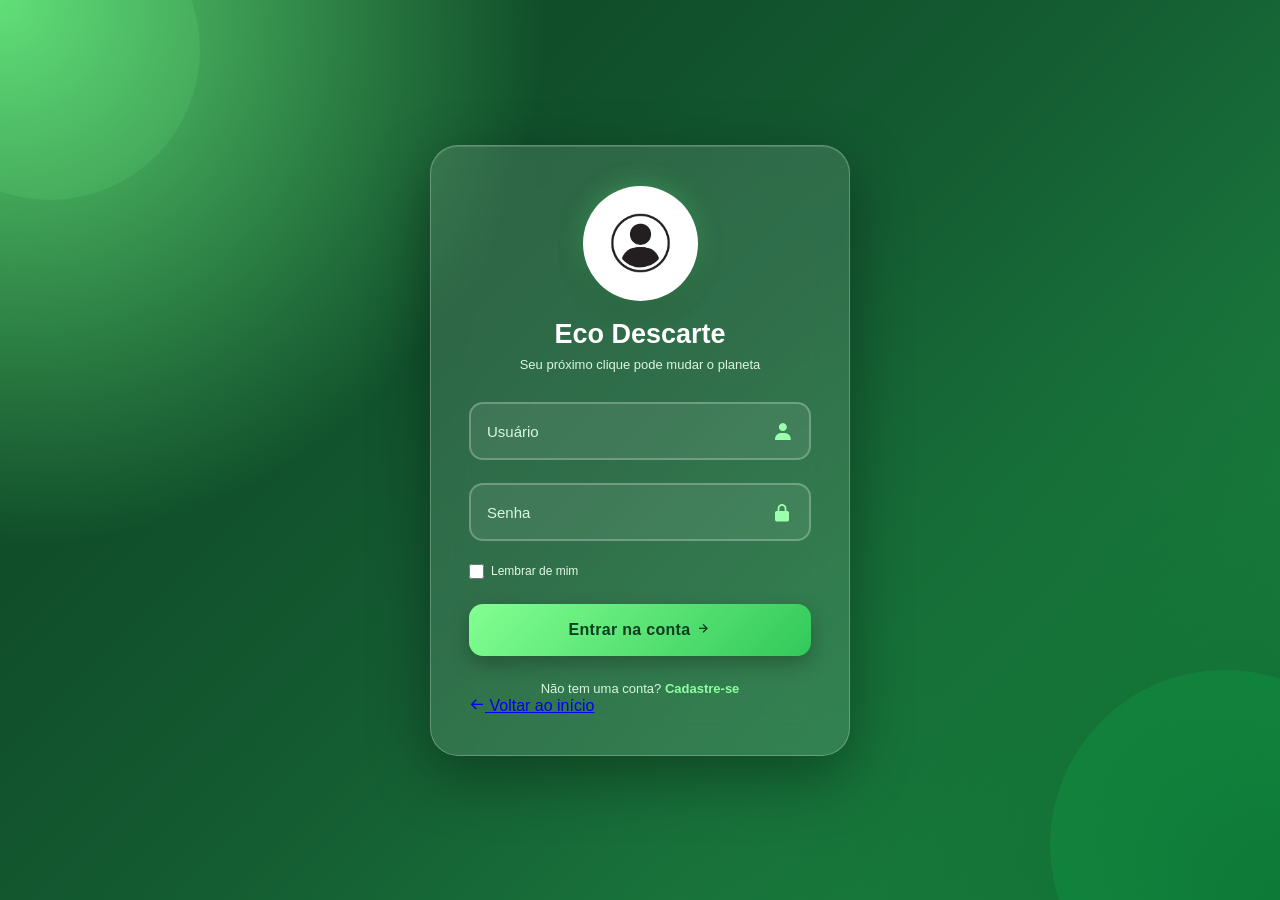
<file: login.html>
<!DOCTYPE html>
<html lang="pt-BR">
<head>
    <meta charset="UTF-8">
    <meta name="viewport" content="width=device-width, initial-scale=1.0">

    <title>Eco Descarte - Login</title>

    <!-- Ícones -->
    <link
        href="https://unpkg.com/boxicons@2.1.4/css/boxicons.min.css"
        rel="stylesheet"
    >

    <!-- CSS -->
    <link rel="stylesheet" href="css/login.css">
</head>

<body>

    <main class="container">


        <div class="login-box">

            <!-- Imagem original do usuário -->
            <div class="logo">
                <img
                    src="imagens/user-icon-on-transparent-background-free-png.webp"
                    alt="Ícone de usuário"
                >
            </div>

            <h1>Eco Descarte</h1>

            <p class="subtitle">
                Seu próximo clique pode mudar o planeta
            </p>

            <!-- Formulário -->
            <form id="formLogin">

                <!-- Usuário -->
                <div class="input-box">
                    <i class="bx bxs-user"></i>

                    <input
                        type="text"
                        id="usuario"
                        name="email"
                        placeholder=" "
                        autocomplete="username"
                        required
                    >

                    <label for="usuario">Usuário</label>
                </div>

                <!-- Senha -->
                <div class="input-box">
                    <i class="bx bxs-lock-alt"></i>

                    <input
                        type="password"
                        id="senha"
                        name="senha"
                        placeholder=" "
                        autocomplete="current-password"
                        required
                    >

                    <label for="senha">Senha</label>
                </div>

                <!-- Opções -->
                <div class="remember-forgot">

                    <label class="remember">
                        <input type="checkbox" id="lembrar">
                        <span>Lembrar de mim</span>
                    </label>

                </div>

                <!-- Botão Entrar -->
                <button type="submit" class="btn" id="btn-submit"> 
                    Entrar na conta
                    <i class="bx bx-right-arrow-alt"></i>
                </button>
            </form>
        
                <!-- Cadastro -->
                <div class="register-link">
                    <p>
                        Não tem uma conta?
                        <a href="cadastro.html">Cadastre-se</a>
                    </p>
                </div>

                <!-- Divisor -->
                <div class="divisor">
                    <span></span>
                </div>

              
        <!-- Botão Voltar -->
        <a href="index.html" class="btn-voltar">
            <i class="bx bx-arrow-back"></i>
            <span>Voltar ao início</span>
        </a>
</div>
    </main>
<script src="auth.js"></script>
</body>
</html>
</file>
<file: css/login.css>
* {
    margin: 0;
    padding: 0;
    box-sizing: border-box;
    font-family: 'Poppins', sans-serif;
}

body {
    min-height: 100vh;
    display: flex;
    justify-content: center;
    align-items: center;

    background:
        radial-gradient(circle at top left, #5edb75 0%, transparent 35%),
        radial-gradient(circle at bottom right, #0f6b32 0%, transparent 40%),
        linear-gradient(135deg, #0b3d20, #145c32, #1f8f45);

    overflow: hidden;
}

/* detalhes de fundo */

body::before,
body::after {
    content: "";
    position: fixed;
    border-radius: 50%;
    z-index: -1;
}

body::before {
    width: 300px;
    height: 300px;
    background: rgba(123, 255, 148, 0.12);
    top: -100px;
    left: -100px;
}

body::after {
    width: 350px;
    height: 350px;
    background: rgba(0, 255, 110, 0.10);
    right: -120px;
    bottom: -120px;
}

/* CONTAINER*/

.container {
    width: 100%;
    min-height: 100vh;

    display: flex;
    justify-content: center;
    align-items: center;

    padding: 20px;
}

/* CAIXA DE LOGIN*/

.login-box {
    width: 420px;
    max-width: 100%;

    padding: 40px 38px;

    background: rgba(255, 255, 255, 0.12);
    border: 1px solid rgba(255, 255, 255, 0.25);

    border-radius: 28px;

    backdrop-filter: blur(18px);
    -webkit-backdrop-filter: blur(18px);

    box-shadow:
        0 20px 60px rgba(0, 0, 0, 0.35),
        inset 0 1px 0 rgba(255, 255, 255, 0.15);

    animation: aparecer 0.8s ease;
}

/* LOGO*/

.logo {
    width: 115px;
    height: 115px;

    margin: 0 auto 18px;

    display: flex;
    justify-content: center;
    align-items: center;

    background: white;

    border-radius: 50%;

    padding: 8px;

    box-shadow:
        0 8px 25px rgba(0, 0, 0, 0.25),
        0 0 25px rgba(99, 255, 139, 0.35);
}

.logo img {
    width: 100%;
    height: 100%;

    object-fit: contain;

    border-radius: 50%;
}

/*TÍTULO*/

.login-box h1 {
    color: #ffffff;

    text-align: center;

    font-size: 27px;
    font-weight: 700;

    margin-bottom: 7px;
}

.subtitle {
    color: #d8f8df;

    text-align: center;

    font-size: 13px;

    margin-bottom: 30px;
}

/*CAMPOS*/

.input-box {
    position: relative;

    width: 100%;
    height: 58px;

    margin-bottom: 23px;
}

.input-box input {
    width: 100%;
    height: 100%;

    padding: 0 48px 0 18px;

    border: 2px solid rgba(255, 255, 255, 0.25);
    border-radius: 14px;

    outline: none;

    background: rgba(255, 255, 255, 0.08);

    color: #ffffff;

    font-size: 15px;

    transition: 0.3s;
}

.input-box input::placeholder {
    color: transparent;
}

.input-box label {
    position: absolute;

    left: 18px;
    top: 50%;

    transform: translateY(-50%);

    color: #d8f8df;

    font-size: 15px;

    pointer-events: none;

    transition: 0.3s;
}

/* Ícone */

.input-box i {
    position: absolute;

    right: 18px;
    top: 50%;

    transform: translateY(-50%);

    color: #9cffae;

    font-size: 21px;

    pointer-events: none;

    transition: 0.3s;
}

/* Campo selecionado */

.input-box input:focus {
    border-color: #6dff86;

    background: rgba(255, 255, 255, 0.13);

    box-shadow:
        0 0 0 4px rgba(109, 255, 134, 0.10);
}

.input-box input:focus ~ label,
.input-box input:not(:placeholder-shown) ~ label {
    top: 0;

    left: 14px;

    padding: 0 7px;

    background: #185d34;

    color: #8aff9d;

    font-size: 12px;
}

.input-box input:focus ~ i {
    color: #6dff86;
}

/* LEMBRAR / ESQUECI*/

.remember-forgot {
    display: flex;

    justify-content: space-between;
    align-items: center;

    gap: 10px;

    margin: 2px 0 25px;

    font-size: 12px;
}

.remember {
    display: flex;

    align-items: center;

    gap: 7px;

    color: #e2f9e7;

    cursor: pointer;
}

.remember input {
    accent-color: #58ef76;

    width: 15px;
    height: 15px;
}

.remember-forgot a {
    color: #9affaa;

    text-decoration: none;

    transition: 0.3s;
}

.remember-forgot a:hover {
    color: #ffffff;

    text-decoration: underline;
}

/* BOTÃO*/

.btn {
    width: 100%;

    height: 52px;

    border: none;

    border-radius: 14px;

    cursor: pointer;

    background: linear-gradient(
        135deg,
        #83ff91,
        #32c95a
    );

    color: #0b3d20;

    font-size: 16px;

    font-weight: 700;

    letter-spacing: 0.3px;

    box-shadow:
        0 8px 20px rgba(0, 0, 0, 0.25);

    transition: 0.3s;
}

.btn:hover {
    transform: translateY(-2px);

    background: linear-gradient(
        135deg,
        #a0ffa8,
        #42dc68
    );

    box-shadow:
        0 10px 28px rgba(71, 255, 106, 0.35);
}

.btn:active {
    transform: scale(0.98);
}

/* CADASTRO*/

.register-link {
    text-align: center;

    margin-top: 25px;

    color: #d7f7df;

    font-size: 13px;
}

.register-link a {
    color: #8cff9f;

    text-decoration: none;

    font-weight: 600;

    transition: 0.3s;
}

.register-link a:hover {
    color: #ffffff;

    text-decoration: underline;
}

/*ANIMAÇÃO*/

@keyframes aparecer {

    from {
        opacity: 0;
        transform: translateY(25px) scale(0.97);
    }

    to {
        opacity: 1;
        transform: translateY(0) scale(1);
    }

}

/* CELULAR*/

@media (max-width: 500px) {

    body {
        overflow-y: auto;
    }

    .container {
        padding: 15px;
    }

    .login-box {
        padding: 32px 23px;

        border-radius: 22px;
    }

    .logo {
        width: 95px;
        height: 95px;
    }

    .login-box h1 {
        font-size: 23px;
    }

    .remember-forgot {
        flex-direction: column;

        align-items: flex-start;
    }

    .logout-btn {
    padding: 12px 18px;
    background-color: #e53935;
    color: white;
    border: none;
    border-radius: 8px;
    cursor: pointer;
    font-size: 15px;
    transition: 0.3s;
}

    .logout-btn:hover {
    background-color: #b71c1c;
}
}
</file>
